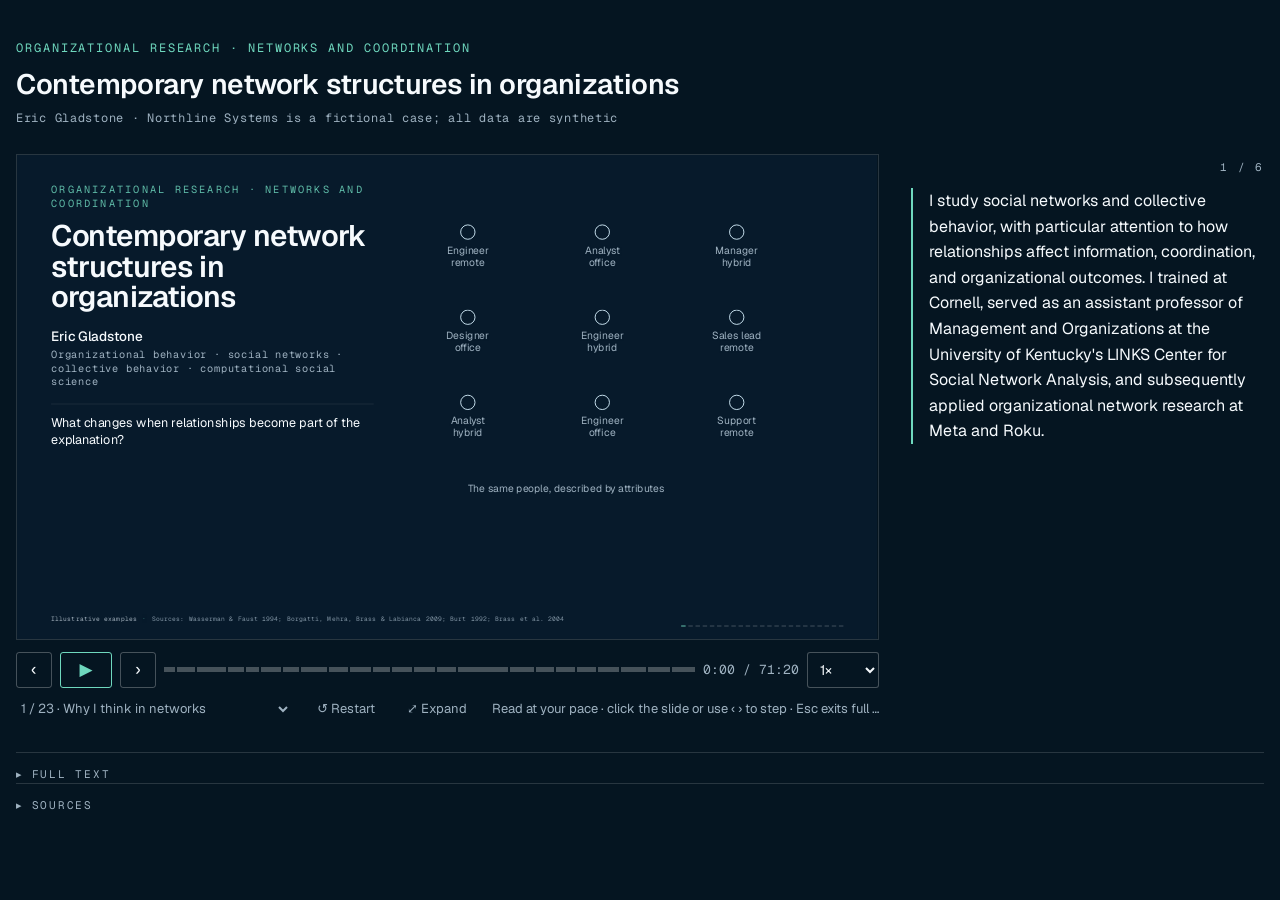
<file: public/index.html>
<!doctype html>
<html lang="en">
<head>
<meta charset="utf-8">
<meta name="viewport" content="width=device-width, initial-scale=1">
<title>Contemporary network structures in organizations · Eric Gladstone</title>
<meta name="description" content="An illustrated walkthrough of organizational network analysis, from what a network is to measurement, structure, content, privacy and evidence, worked through a fictional company with synthetic data.">
<meta property="og:type" content="website">
<meta property="og:title" content="Contemporary network structures in organizations">
<meta property="og:description" content="An illustrated walkthrough of organizational network analysis, from what a network is to measurement, structure, content, privacy and evidence, worked through a fictional company with synthetic data.">
<meta property="og:url" content="https://networkstructures.eric-c-gladstone.workers.dev/">
<meta property="og:image" content="https://networkstructures.eric-c-gladstone.workers.dev/og.png">
<meta property="og:image:width" content="1200">
<meta property="og:image:height" content="630">
<meta name="twitter:card" content="summary_large_image">
<link rel="icon" href="data:,">
<link rel="stylesheet" href="player.css">
<style>
  @font-face{font-family:"Geist Variable";font-style:normal;font-weight:100 900;font-display:swap;src:url(deck/fonts/geist-latin-wght-normal.woff2) format("woff2-variations")}
  @font-face{font-family:"Geist Mono Variable";font-style:normal;font-weight:100 900;font-display:swap;src:url(deck/fonts/geist-mono-latin-wght-normal.woff2) format("woff2-variations")}
  :root { --sans: "Geist Variable", system-ui, -apple-system, "Segoe UI", Roboto, sans-serif; --mono: "Geist Mono Variable", ui-monospace, Menlo, monospace; }
  html, body { margin: 0; background: #051521; }
  main { max-width: 1600px; margin: 0 auto; padding: 16px; }
  .talk-head { margin: 24px 0 28px; font-family: var(--sans); }
  .talk-head .kicker { margin: 0 0 10px; font-family: var(--mono); font-size: 12px; letter-spacing: 0.16em; text-transform: uppercase; color: #6FD8BE; }
  .talk-head h1 { margin: 0 0 8px; font-size: 28px; font-weight: 600; letter-spacing: -0.015em; color: #F6FAFD; }
  .talk-head p.meta { margin: 0; font-family: var(--mono); font-size: 12px; letter-spacing: 0.06em; color: #9FB2C1; }
  .sp .sp-sources ol { width: min(720px, 100%); margin: 20px auto 0; padding: 0 0 0 22px; color: var(--sp-t2); font-size: 14px; line-height: 1.55; max-height: 60vh; overflow-y: auto; }
  .sp .sp-sources li { margin: 0 0 8px; word-break: break-word; }
  .embed main { padding: 0 6px 0 0; }
  html.embed, .embed body { background: transparent; }
  .embed .talk-head, .embed .sp-full { display: none; }
  .sp .sp-sources p { width: min(720px, 100%); margin: 16px auto 0; font-size: 14px; line-height: 1.55; color: var(--sp-muted); }
</style>
</head>
<body>
<script>if (/[?&]embed=1(&|$)/.test(location.search)) document.documentElement.classList.add('embed');</script>
<main>
<header class="talk-head">
  <p class="kicker">Organizational research · Networks and coordination</p>
  <h1>Contemporary network structures in organizations</h1>
  <p class="meta">Eric Gladstone · Northline Systems is a fictional case; all data are synthetic</p>
</header>
<!-- PLAYER START: this block is what an embedding page copies -->
<div class="sp" data-sp="root">
 <div class="sp-grid">
  <div class="sp-stage" data-sp="stage">
    <iframe data-sp="deck" src="deck/index.html" title="Presentation: Contemporary network structures in organizations" allow="fullscreen"></iframe>
  </div>

  <aside class="sp-now" aria-label="Spoken text for the current passage">
    <p class="sp-kicker"><span class="sp-steps"><span data-sp="pos"></span></span></p>
    <div class="sp-now__text" data-sp="now" aria-live="polite"></div>
  </aside>

  <div class="sp-controls">
    <div class="sp-bar" role="group" aria-label="Presentation playback">
      <button type="button" class="sp-btn" data-sp="prev" aria-label="Previous passage" title="Previous passage">‹</button>
      <button type="button" class="sp-btn sp-play" data-sp="play" aria-label="Play" title="Play">▶</button>
      <button type="button" class="sp-btn" data-sp="next" aria-label="Next passage" title="Next passage">›</button>
      <div class="sp-track" data-sp="track" aria-hidden="true"></div>
      <span class="sp-time"><span data-sp="elapsed">0:00</span> / <span data-sp="total">0:00</span></span>
      <label class="sp-sr" for="sp-speed">Reading speed</label>
      <select class="sp-select sp-speed" id="sp-speed" data-sp="speed" title="Reading speed">
        <option value="0.75">0.75×</option>
        <option value="1" selected>1×</option>
        <option value="1.25">1.25×</option>
        <option value="1.5">1.5×</option>
        <option value="2">2×</option>
        <option value="3">3×</option>
        <option value="4">4×</option>
        <option value="5">5×</option>
      </select>
    </div>
    <div class="sp-where">
      <label class="sp-sr" for="sp-jump">Jump to page</label>
      <select class="sp-quiet" id="sp-jump" data-sp="jump"></select>
      <button type="button" class="sp-quiet" data-sp="restart" aria-label="Restart from the beginning">↺ Restart</button>
      <button type="button" class="sp-quiet" data-sp="expand" aria-label="Show the slides full screen">⤢ Expand</button>
      <span class="sp-hint">Read at your pace · click the slide or use ‹ › to step · Esc exits full screen</span>
      <span class="sp-sr" data-sp="count" aria-live="polite"></span>
    </div>
  </div>

  <details class="sp-full">
    <summary>Full text</summary>
    <section class="sp-transcript" aria-label="Full text">
      <div data-sp="prose"></div>
    </section>
  </details>
  <details class="sp-full sp-sources">
    <summary>Sources</summary>
    <p>Northline Systems is fictional. Every Northline result comes from synthetic data generated for this talk. The literature below supports the general claims; the full claim-by-claim ledger is kept with the project.</p>
    <ol data-sp="sources"></ol>
  </details>
 </div>
</div>
<script src="timeline.js"></script>
<script src="sources.js"></script>
<script src="player.js"></script>
<script>
  (function () {
    var ol = document.querySelector('[data-sp="sources"]');
    (window.SOURCES || []).forEach(function (s) { var li = document.createElement('li'); li.textContent = s; ol.appendChild(li); });
  })();
</script>
<!-- PLAYER END -->
</main>
</body>
</html>
</file>
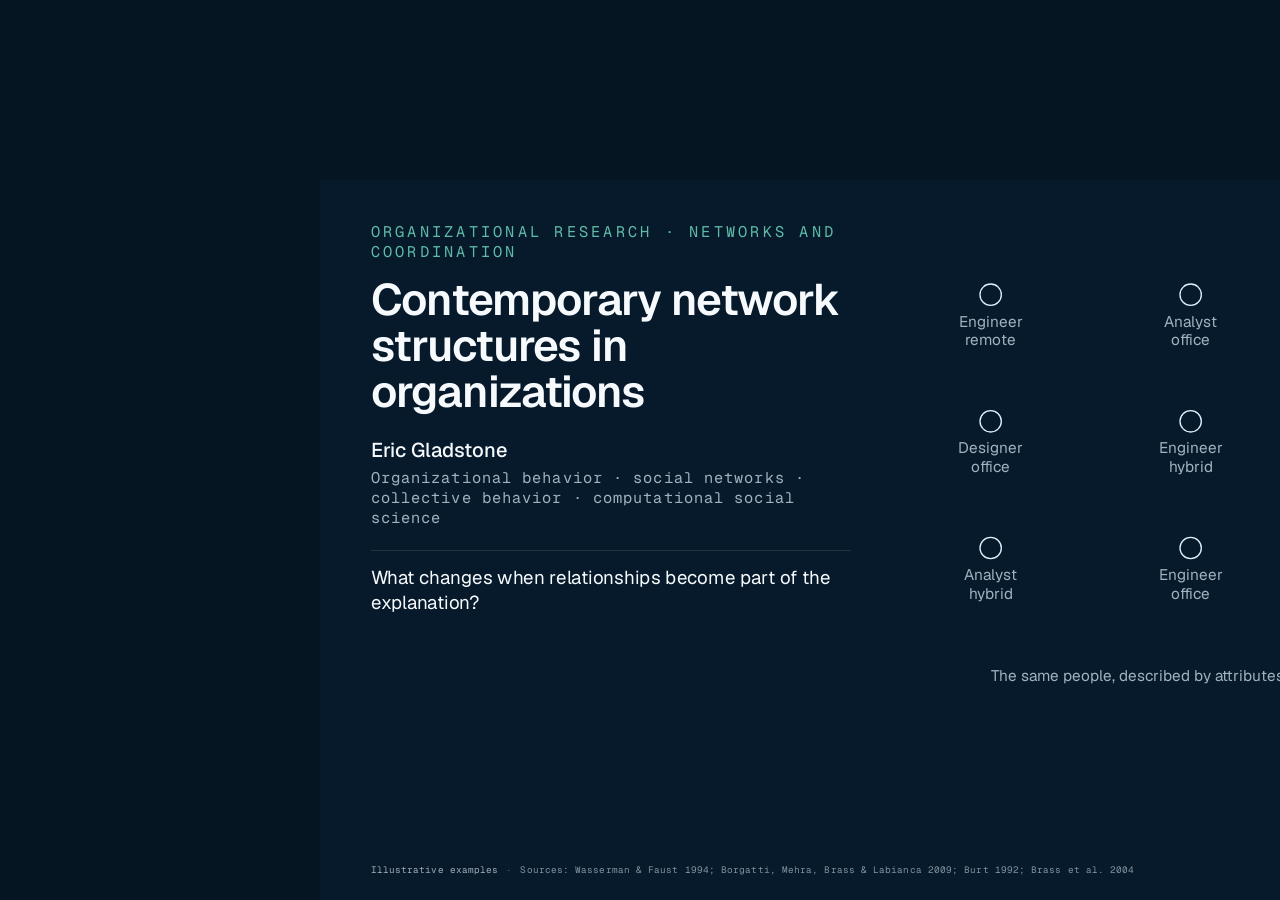
<file: public/deck/index.html>
<!doctype html>
<html lang="en"><head><meta charset="utf-8">
<meta name="viewport" content="width=device-width,initial-scale=1">
<title>Contemporary network structures in organizations — Eric Gladstone</title>
<link rel="icon" href="data:,">
<link rel="stylesheet" href="deck.css">
</head><body>
<div id="fit"><div id="stage" role="region" aria-roledescription="presentation" aria-label="Contemporary network structures in organizations. Northline Systems is a fictional company; all data are synthetic.">
  <header class="hd">
    <p class="hd__beat"></p>
    <h1 class="hd__title"></h1>
    <p class="hd__lens"></p>
  </header>
  <div id="field"></div>
  <p class="ft"><span class="ft__syn">Northline Systems is fictional · all data synthetic</span><span class="ft__src"></span></p>
  <div id="prog" aria-hidden="true"></div>
  <p id="live" class="sr" aria-live="polite"></p>
</div></div>
<div id="help" hidden><div class="help__box">
  <p class="help__h">Presenter keys</p>
  <ul>
    <li><b>→ / space / click</b> next step</li>
    <li><b>←</b> previous step</li>
    <li><b>Home</b> first page · <b>F</b> full screen · <b>?</b> this card</li>
  </ul>
</div></div>
<script src="data/northline-deck.js"></script>
<script src="data/northline-content.js"></script>
<script src="../timeline.js"></script>
<script src="org-view.js"></script>
<script src="beats-0.js"></script>
<script src="beats-1.js"></script>
<script src="beats-2.js"></script>
<script src="beats-3.js"></script>
<script src="beats-cl.js"></script>
<script src="beats-order.js"></script>
<script src="cue-remap-2026-10-08.js"></script>
<script src="deck-core.js"></script>
</body></html>
</file>
<file: public/player.css>
/* Player chrome only. Every rule is scoped under .sp so the player can sit inside
   another site's page without styling it, and the deck inside the iframe keeps
   its own styles untouched.

   Colours and type read the host page's tokens where they exist (the Graystone
   site and the deck share the same palette and Geist), with the deck's values
   as fallbacks for the standalone page. */
.sp {
  --sp-bg: var(--bg, #071A2B);
  --sp-deep: var(--bg-deep, #051521);
  --sp-text: var(--text, #F6FAFD);
  --sp-t2: var(--text-2, #C6D3DE);
  --sp-muted: var(--text-muted, #9FB2C1);
  --sp-accent: var(--accent, #6FD8BE);
  --sp-rule: var(--rule, rgba(255, 255, 255, 0.14));
  --sp-rule-strong: var(--rule-strong, rgba(255, 255, 255, 0.26));
  --sp-sans: var(--sans, system-ui, -apple-system, "Segoe UI", Roboto, sans-serif);
  --sp-mono: var(--mono, ui-monospace, Menlo, monospace);
  font-family: var(--sp-sans);
  color: var(--sp-text);
  /* the layout responds to the player's own width, not the window's, so it
     behaves the same standalone and inside a host page's column */
  container-type: inline-size;
  /* no margin or padding here: a host page may position the root (Graystone's
     .deckfig breakout sets margin-left on it) */
}
.sp *, .sp *::before, .sp *::after { box-sizing: border-box; }

/* ---- composition ---------------------------------------------------------
   Narrow: deck, controls, current passage, full text, stacked.
   From 1040px of player width: deck and current passage side by side, ~71/29. */
.sp .sp-grid {
  display: grid;
  grid-template-columns: minmax(0, 1fr);
  grid-template-areas: "deck" "controls" "now" "full" "sources";
}
.sp .sp-stage { grid-area: deck; align-self: start; }
.sp .sp-now { grid-area: now; margin-top: 26px; }
.sp .sp-controls { grid-area: controls; }
.sp .sp-full { grid-area: full; }
.sp .sp-full.sp-sources { grid-area: sources; margin-top: 0; }
@container (min-width: 1040px) {
  .sp .sp-grid {
    grid-template-columns: minmax(0, 71fr) minmax(0, 29fr);
    column-gap: 32px;
    /* controls stay with the deck, so a long passage beside them never pushes
       the controls away from the deck */
    grid-template-rows: auto 1fr auto auto;
    grid-template-areas: "deck now" "controls now" "full full" "sources sources";
  }
  .sp .sp-now { margin-top: 0; padding-top: 6px; }
}

/* The deck always gets a true 1920x1080 viewport, the size it was presented at.
   Below that size its own fit logic mis-centres the stage, so the player scales
   the whole iframe instead (--sp-s is set by player.js). */
.sp .sp-stage {
  position: relative; aspect-ratio: 16 / 9; overflow: hidden;
  background: var(--sp-deep); border: 1px solid var(--sp-rule);
}
.sp .sp-stage iframe {
  position: absolute; left: 0; top: 0; width: 1920px; height: 1080px; max-width: none;
  border: 0; margin: 0; display: block;
  transform: scale(var(--sp-s, 0.5)); transform-origin: 0 0;
}

/* ---- current passage ----------------------------------------------------- */
.sp .sp-steps { display: inline-flex; align-items: center; gap: 2px; }
.sp .sp-step {
  font: inherit; font-family: var(--sp-sans); font-size: 14px; line-height: 1; letter-spacing: 0;
  color: var(--sp-muted); background: transparent; border: 0; border-radius: 3px;
  /* 24px: the minimum comfortable touch target; negative margin keeps the label row height */
  width: 24px; height: 24px; margin: -6px 0; padding: 0; cursor: pointer;
}
.sp .sp-step:hover:not(:disabled) { color: var(--sp-text); }
.sp .sp-step:disabled { opacity: 0.3; cursor: default; }
.sp .sp-step[hidden] { display: none; }
.sp .sp-step:focus-visible { outline: 2px solid var(--sp-accent); outline-offset: 1px; }
.sp .sp-kicker {
  /* just the passage counter, right-aligned; the row keeps its height on
     single-passage pages so the text never shifts between pages */
  display: flex; justify-content: flex-end; gap: 12px; min-height: 13px;
  max-width: none; margin: 0 0 14px; padding: 0;
  font-family: var(--sp-mono); font-size: 11px; letter-spacing: 0.16em; text-transform: uppercase; color: var(--sp-muted);
}
.sp .sp-now__text p {
  max-width: none; margin: 0; padding: 0 0 0 16px;
  border-left: 2px solid var(--sp-accent);
  font-size: 16px; line-height: 1.6; color: var(--sp-text);
  animation: sp-fade 0.45s ease both;
}
.sp .sp-now__text .sp-empty { border-left-color: transparent; color: var(--sp-muted); font-style: italic; padding-left: 0; }
@keyframes sp-fade { from { opacity: 0; } to { opacity: 1; } }

/* ---- controls: one primary row, one quiet row ---------------------------- */
.sp .sp-controls { margin-top: 12px; }
.sp .sp-bar { display: flex; align-items: center; gap: 8px; margin: 0; }
.sp .sp-btn, .sp .sp-select {
  font: inherit; font-size: 15px; color: var(--sp-text); background: transparent;
  border: 1px solid var(--sp-rule-strong); border-radius: 3px;
  height: 36px; min-width: 36px; margin: 0; cursor: pointer;
}
.sp .sp-btn { font-size: 17px; line-height: 1; padding: 0 10px; }
.sp .sp-btn.sp-play { min-width: 52px; border-color: var(--sp-accent); color: var(--sp-accent); }
.sp .sp-btn:hover, .sp .sp-select:hover { border-color: var(--sp-t2); }
.sp .sp-select { padding: 0 8px; background: var(--sp-deep); max-width: 100%; }
.sp .sp-speed { font-size: 14px; }

.sp .sp-track { flex: 1; display: flex; gap: 2px; height: 36px; align-items: center; min-width: 0; }
.sp .sp-track i { position: relative; height: 5px; background: var(--sp-rule-strong); cursor: pointer; overflow: hidden; }
.sp .sp-track i b { position: absolute; inset: 0 auto 0 0; width: 0; background: var(--sp-accent); }
.sp .sp-track i.sp-done b { width: 100%; opacity: 0.55; }

.sp .sp-time { font-family: var(--sp-mono); font-variant-numeric: tabular-nums; color: var(--sp-muted); font-size: 13px; white-space: nowrap; }

.sp .sp-where { display: flex; align-items: center; gap: 18px; margin: 6px 0 0; min-width: 0; }
.sp .sp-where select.sp-quiet { flex: 0 1 auto; min-width: 0; }
.sp .sp-where button.sp-quiet { flex: none; }
.sp .sp-hint { font-size: 13px; color: var(--sp-muted); white-space: nowrap; overflow: hidden; text-overflow: ellipsis; min-width: 0; }
.sp .sp-stage:fullscreen { border: 0; background: #051521; aspect-ratio: auto; width: 100vw; height: 100vh; }
.sp .sp-quiet {
  font: inherit; font-size: 13px; color: var(--sp-muted); background: transparent;
  border: 1px solid transparent; border-radius: 3px; height: 30px; margin: 0; padding: 0 6px; cursor: pointer;
  max-width: 100%;
}
.sp select.sp-quiet { margin-left: -6px; }
.sp select.sp-quiet option { background: var(--sp-deep); color: var(--sp-text); }
.sp .sp-quiet:hover { color: var(--sp-text); border-color: var(--sp-rule); }

.sp .sp-btn:focus-visible, .sp .sp-select:focus-visible, .sp .sp-quiet:focus-visible, .sp .sp-full summary:focus-visible {
  outline: 2px solid var(--sp-accent); outline-offset: 2px;
}

/* ---- full text, collapsed by default ------------------------------------- */
.sp .sp-full { margin-top: 28px; border-top: 1px solid var(--sp-rule); }
.sp .sp-full summary {
  display: inline-flex; align-items: center; gap: 10px; padding: 14px 0 0; cursor: pointer; list-style: none;
  font-family: var(--sp-mono); font-size: 11px; letter-spacing: 0.16em; text-transform: uppercase; color: var(--sp-muted);
}
.sp .sp-full summary::-webkit-details-marker { display: none; }
.sp .sp-full summary::before { content: "▸"; font-family: var(--sp-sans); letter-spacing: 0; transition: transform 0.2s; }
.sp .sp-full[open] summary::before { transform: rotate(90deg); }
.sp .sp-full summary:hover { color: var(--sp-text); }

/* the reading surface is centred under the player, on the same axis as the deck */
.sp .sp-transcript {
  position: relative; /* offsetTop of paragraphs is measured against the panel */
  width: min(720px, 100%); margin: 24px auto 0; padding: 20px 6px 20px 0;
  border-top: 1px solid var(--sp-rule); border-bottom: 1px solid var(--sp-rule);
  overflow-y: auto; overscroll-behavior: contain;
  scrollbar-width: thin; scrollbar-color: var(--sp-rule-strong) transparent;
}
.sp .sp-transcript p {
  max-width: none; margin: 0 0 1.1em; padding: 0 0 0 14px;
  font-size: 17px; line-height: 1.62; color: var(--sp-t2);
  border-left: 2px solid transparent; cursor: pointer;
  transition: color 0.3s, border-color 0.3s;
}
.sp .sp-transcript p:last-child { margin-bottom: 0; }
.sp .sp-transcript p.sp-on { color: var(--sp-text); border-left-color: var(--sp-accent); }
.sp .sp-transcript .sp-empty { font-style: italic; cursor: default; border: 0; padding: 0; }

.sp .sp-sr { position: absolute; width: 1px; height: 1px; overflow: hidden; clip: rect(0 0 0 0); white-space: nowrap; margin: 0; padding: 0; }

@container (max-width: 640px) {
  .sp .sp-bar { flex-wrap: wrap; }
  .sp .sp-track { order: 10; flex-basis: 100%; height: 20px; }
  .sp .sp-time { margin-left: auto; }
  .sp .sp-transcript p { font-size: 16px; padding-left: 12px; }
}
@media (prefers-reduced-motion: reduce) {
  .sp .sp-transcript p, .sp .sp-full summary::before { transition: none; }
  .sp .sp-now__text p { animation: none; }
}
</file>
<file: public/deck/deck.css>
/* =============================================================================
   Contemporary network structures in organizations — deck
   Sandia / Graystone family. One navy ground; every enclosure is a line with a
   transparent interior. Within a beat, geometry is laid out once; phases change
   emphasis and run tokens. Northline Systems is fictional; all data synthetic.
   ============================================================================= */
@font-face{font-family:"Geist Variable";font-style:normal;font-weight:100 900;font-display:block;
  src:url(fonts/geist-latin-wght-normal.woff2) format("woff2-variations")}
@font-face{font-family:"Geist Variable";font-style:italic;font-weight:100 900;font-display:block;
  src:url(fonts/geist-latin-wght-italic.woff2) format("woff2-variations")}
@font-face{font-family:"Geist Mono Variable";font-style:normal;font-weight:100 900;font-display:block;
  src:url(fonts/geist-mono-latin-wght-normal.woff2) format("woff2-variations")}

:root{
  --bg:#071A2B; --deep:#051521;
  --text:#F6FAFD; --t2:#C6D3DE; --muted:#9FB2C1;
  --mint:#6FD8BE; --node:#D8F2FF; --edge:#6FA79B; --warm:#F2C94C;
  --rule:#ffffff24; --rule-2:#ffffff42;
  --sans:"Geist Variable",system-ui,-apple-system,sans-serif;
  --mono:"Geist Mono Variable",ui-monospace,Menlo,monospace;
  --ease:cubic-bezier(.22,.61,.36,1);
  /* functions: validated categorical order on the navy ground (dataviz validator, dark mode) */
  --fPE:#5399d1; --fCS:#bd853f; --fSC:#9262b3; --fOP:#71a255; --fCO:#b05457;
  --halo:0 0 7px rgba(111,216,190,.26);
}
*{box-sizing:border-box}
html,body{margin:0;height:100%;background:var(--deep);overflow:hidden}
body{font-family:var(--sans);color:var(--text);-webkit-font-smoothing:antialiased;text-rendering:optimizeLegibility}

#fit{position:fixed;inset:0;display:grid;place-items:center;background:var(--deep)}
#stage{position:relative;width:1920px;height:1080px;flex:none;background:var(--bg);overflow:hidden;
  transform:scale(var(--k,1));transform-origin:center center}

/* ---- header ------------------------------------------------------------- */
.hd{position:absolute;left:76px;right:76px;top:56px;min-height:120px}
.hd__beat{margin:0 0 12px;font-family:var(--mono);font-size:15px;letter-spacing:.19em;text-transform:uppercase;color:var(--mint);opacity:.85}
.hd__title--long{font-size:40px!important}
.hd__title{margin:0;font-size:48px;line-height:1.1;font-weight:600;letter-spacing:-.015em;max-width:1500px}
.hd__lens{display:none;margin:14px 0 0;font-family:var(--mono);font-size:23px;letter-spacing:.06em;text-transform:uppercase;color:var(--muted);
  transition:opacity .45s var(--ease)}
.hd__lens b{font-weight:400;color:var(--mint);opacity:.9;margin-right:14px}
.hd__lens span + span::before{content:'·';margin:0 12px;color:var(--mint);opacity:.6}

/* ---- field -------------------------------------------------------------- */
#field{position:absolute;left:76px;top:212px;width:1768px;height:800px;overflow:visible}
.pg{position:absolute;inset:0}
.pg[hidden]{display:none}

/* ---- footer + progress --------------------------------------------------- */
.ft{position:absolute;left:76px;right:300px;bottom:22px;font-family:var(--mono);font-size:14px;letter-spacing:.08em;color:var(--muted);opacity:.8;
  white-space:nowrap;overflow:hidden;text-overflow:ellipsis}
.ft__syn{color:var(--t2)}
.ft__src::before{content:'·';margin:0 12px;color:var(--mint);opacity:.6}
.ft__src:empty{display:none}
#prog{position:absolute;right:76px;bottom:28px;display:flex;gap:6px}
#prog i{display:block;width:10px;height:2px;background:var(--rule-2)}
#prog i.is-on{background:var(--mint)}

/* ---- the opening / closing composition ---------------------------------- */
.op__over{margin:0 0 24px;font-family:var(--mono);font-size:17px;letter-spacing:.19em;text-transform:uppercase;color:var(--mint);opacity:.85}
.op__title{margin:0;font-size:66px;line-height:1.04;font-weight:600;letter-spacing:-.02em}
.op__sub{margin:22px 0 0;font-size:28px;line-height:1.3;color:var(--t2);font-weight:450}
.op__name{margin:34px 0 0;font-size:30px;font-weight:500}
.op__id{margin:6px 0 0;font-family:var(--mono);font-size:17px;letter-spacing:.05em;color:var(--muted)}
.op__prem{margin:34px 0 0;padding-top:22px;border-top:1px solid var(--rule);font-size:28px;line-height:1.35;color:var(--text)}
.op__note{margin:26px 0 0;font-family:var(--mono);font-size:14px;letter-spacing:.1em;text-transform:uppercase;color:var(--muted)}

/* ---- svg grammar --------------------------------------------------------- */
svg{overflow:visible}
text{font-family:var(--sans)}
.lab{fill:var(--muted);font-family:var(--mono);font-size:23px;letter-spacing:.05em;text-transform:uppercase}
.lab--hi{fill:var(--mint)}
.lab--t2{fill:var(--t2)}
.lab--sm{font-family:var(--sans);font-size:23px;letter-spacing:0;text-transform:none}
.lab--lg{font-size:26px;letter-spacing:.08em}
.cap{fill:var(--t2);font-size:27px;line-height:1.4}
.cap--sm{font-size:25px}
.num{fill:var(--text);font-family:var(--sans);font-weight:600;font-size:52px;letter-spacing:-.01em}
.num--md{font-size:40px}
.num--hi{fill:var(--mint)}
.muted{fill:var(--muted)}

/* formal structure: straight, faint, orthogonal */
.fm{stroke:#ffffff38;stroke-width:1.2;fill:none;transition:opacity .6s var(--ease)}
.fm-box{stroke:#ffffff2e;stroke-width:1;fill:none;rx:3;transition:opacity .6s var(--ease)}
/* relational ties: organic, thin */
.rt{stroke:var(--edge);stroke-width:1.3;opacity:.22;fill:none;transition:opacity .6s var(--ease),stroke .5s var(--ease),stroke-width .5s var(--ease)}
.rt.is-dim{opacity:.06}
.rt.is-hi{stroke:var(--mint);opacity:.95;stroke-width:2.4;filter:drop-shadow(0 0 3px rgba(111,216,190,.38))}
.rt.is-warm{stroke:var(--warm);opacity:.9;stroke-width:2.2}
.rt.is-gone{opacity:.14;stroke:var(--muted);stroke-dasharray:2 4}
.rt.is-new{stroke:var(--mint);stroke-width:2.6;opacity:1;stroke-dasharray:7 5}
/* relation-specific strokes (constant across the deck) */
.r-comm{stroke:var(--edge);stroke-width:1.6;opacity:.75}
.r-adv{stroke:var(--node);stroke-width:1.6;opacity:.7}
.r-rel{stroke:#E3A6D4;stroke-width:1.8;opacity:.85;stroke-dasharray:7 4}
.r-crd{stroke:var(--muted);stroke-width:1.8;opacity:.8;stroke-dasharray:2 4}
.r-prj{stroke:#7FA7C9;stroke-width:1.4;opacity:.55;stroke-dasharray:10 3 2 3}
.r-one{stroke:var(--muted);stroke-width:1.1;opacity:.55}
.r-skill{stroke:var(--t2);opacity:.35}
.edge,path.edge,.r-comm,.r-adv,.r-rel,.r-crd,.r-prj,.r-one{fill:none}
.edge{transition:opacity .55s var(--ease),stroke-width .55s var(--ease),stroke .55s var(--ease)}

/* nodes */
.nd{fill:var(--bg);stroke:var(--node);stroke-width:2;transition:opacity .55s var(--ease),fill .5s var(--ease),stroke .5s var(--ease),r .5s var(--ease)}
.nd.fPE{stroke:var(--fPE)} .nd.fCS{stroke:var(--fCS)} .nd.fSC{stroke:var(--fSC)} .nd.fOP{stroke:var(--fOP)} .nd.fCO{stroke:var(--fCO)}
.nd.fill.fPE{fill:var(--fPE)} .nd.fill.fCS{fill:var(--fCS)} .nd.fill.fSC{fill:var(--fSC)} .nd.fill.fOP{fill:var(--fOP)} .nd.fill.fCO{fill:var(--fCO)}
.nd.is-dim{opacity:.18}
.nd.is-hi{stroke:var(--mint);stroke-width:3;fill:var(--mint);filter:drop-shadow(0 0 7px rgba(111,216,190,.5))}
.nd.is-ring{stroke:var(--mint);stroke-width:3}
.nd.is-gone{opacity:.25;stroke:var(--muted);stroke-dasharray:3 3;fill:none}
.nd.is-hollow{fill:var(--bg);stroke-dasharray:3 3}
.nd.is-warm{stroke:var(--warm);stroke-width:3}
.nd.remote{stroke:var(--warm);stroke-width:2.6;fill:var(--bg)}
.tag{fill:var(--mint);font-family:var(--mono);font-size:23px;letter-spacing:.06em;text-transform:uppercase}
.tag--w{fill:var(--warm)}

/* team-level org view */
.tm{transition:transform 1.4s var(--ease),opacity .6s var(--ease)}
.tm circle{transition:fill .6s var(--ease),stroke .6s var(--ease),opacity .6s var(--ease),stroke-width .5s}
.tm.is-dim circle{opacity:.25}
.ln1{stroke-dasharray:none} .ln2{stroke-dasharray:4 3} .ln3{stroke-dasharray:1.5 2.5}

/* tokens: the only things that move through structures */
.tk{opacity:0}
.tk__dot{fill:var(--mint)}
.tk__sq{fill:var(--node)}
.tk__w{fill:var(--warm)}
.tk{filter:drop-shadow(0 0 4px rgba(111,216,190,.45))}

/* bits that fade in by phase */
.ph{opacity:0;transition:opacity .55s var(--ease)}
.ph.is-on{opacity:1}
.ph-dim{transition:opacity .55s var(--ease)}
.ph-dim.is-dim{opacity:.16}

/* legend chips */
.lg text{fill:var(--muted);font-family:var(--sans);font-size:23px;letter-spacing:0;text-transform:none}

/* bars (evidence ladder, gap ladder, weekly strip): thin, rounded data end */
.bar{fill:var(--edge);opacity:.8}
.bar--hi{fill:var(--mint);opacity:1}
.bar--w{fill:var(--warm);opacity:.9}
.bar--mu{fill:var(--muted);opacity:.45}
.axis{stroke:var(--rule-2);stroke-width:1}
.grid{stroke:var(--rule);stroke-width:1}
.spark{fill:none;stroke-width:2}
.box{fill:none;stroke:var(--rule-2);stroke-width:1;rx:3}
.box--hi{stroke:var(--mint)}
.is-strong .box{stroke-width:3}
.strike{stroke:var(--muted);stroke-width:1.6}

/* ---- presenter card ------------------------------------------------------ */
#help{position:fixed;inset:0;display:grid;place-items:center;z-index:9;background:#051521cc}
#help[hidden]{display:none}
.help__box{border:1px solid var(--rule-2);padding:32px 40px;background:var(--bg);font-size:19px;line-height:1.85;color:var(--t2)}
.help__h{margin:0 0 12px;font-family:var(--mono);font-size:14px;letter-spacing:.2em;text-transform:uppercase;color:var(--mint)}
.help__box ul{margin:0;padding-left:20px}
.help__box b{font-family:var(--mono);color:var(--text);font-weight:400}

html.capture *,html.capture *::before,html.capture *::after{transition:none!important;animation:none!important}
html.still *,html.still *::before,html.still *::after{transition:none!important;animation:none!important}
@media (prefers-reduced-motion:reduce){*,*::before,*::after{transition-duration:.01ms!important;animation:none!important}}
.sr{position:absolute;width:1px;height:1px;overflow:hidden;clip:rect(0 0 0 0);white-space:nowrap}

/* risk / cost / warning: its own hue (not the Client Solutions amber) */
.risk{fill:var(--warm)} .risk-s{stroke:var(--warm)}
</file>
